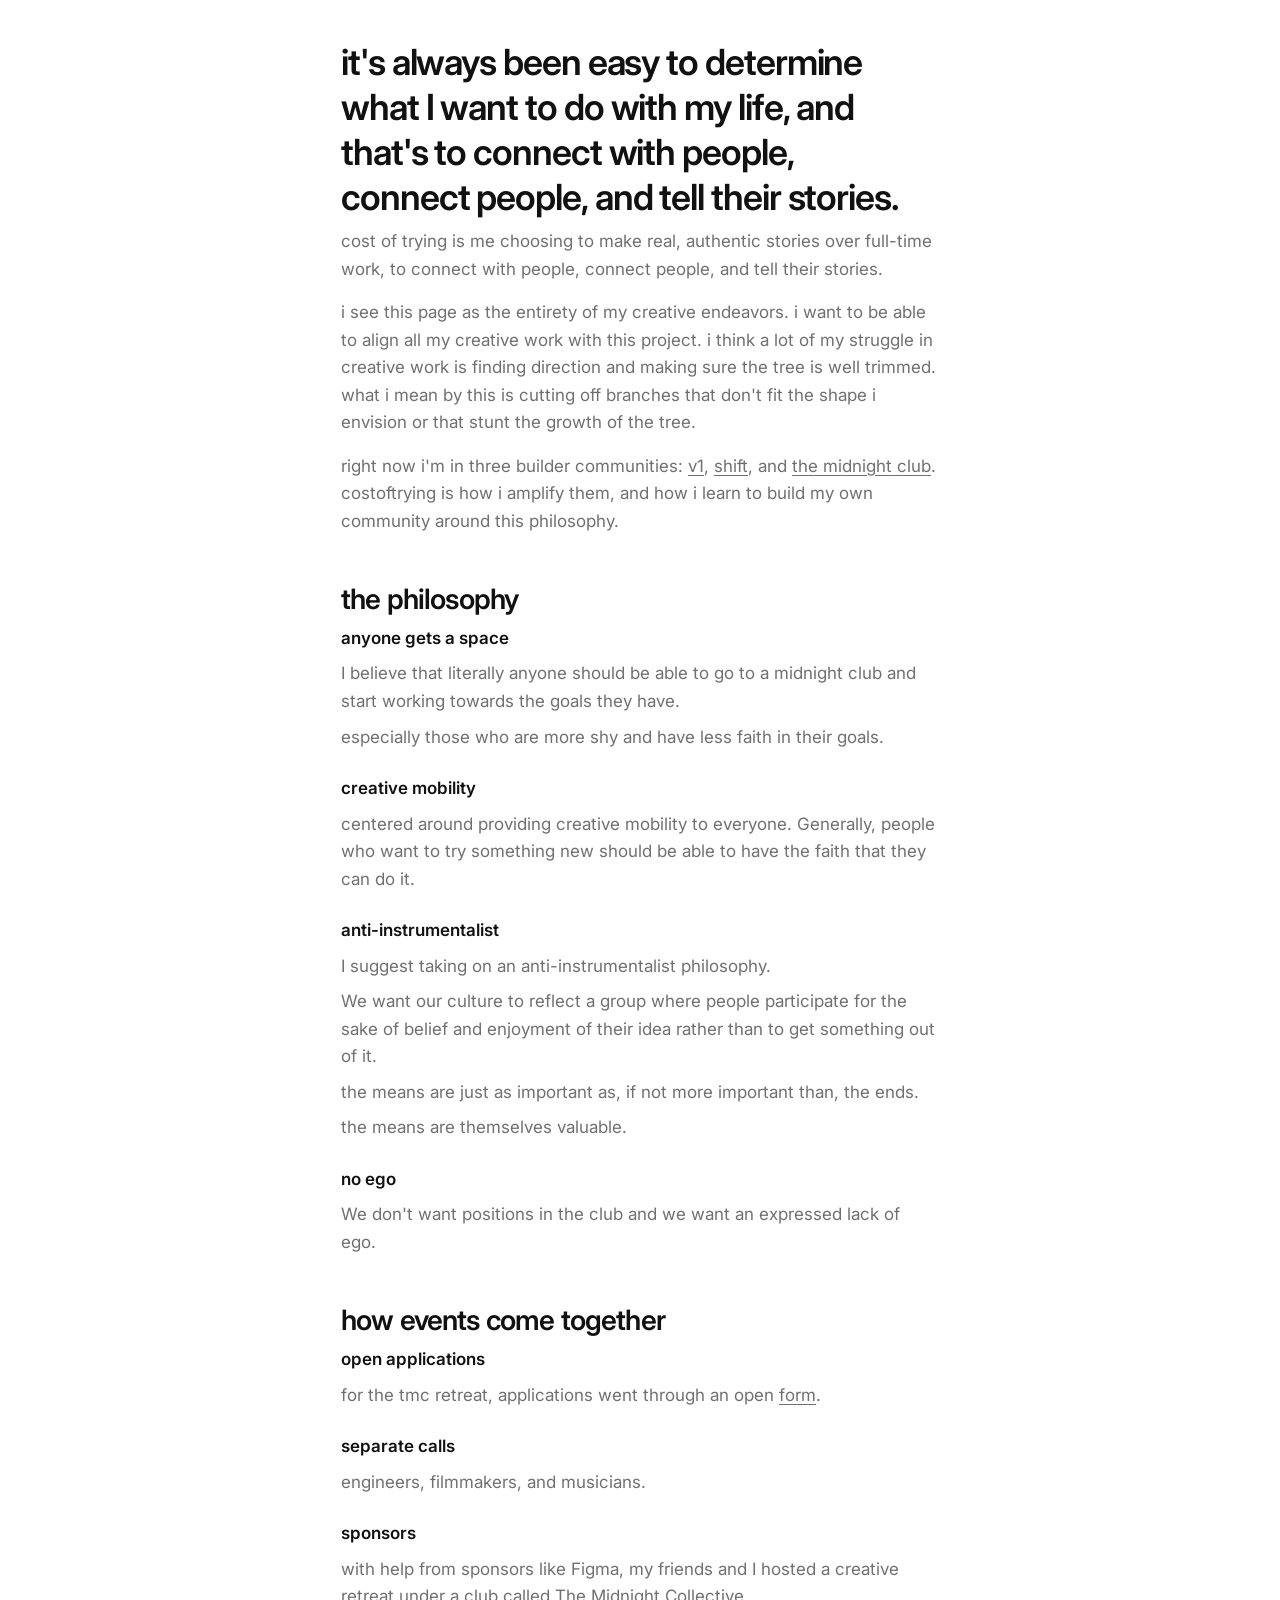
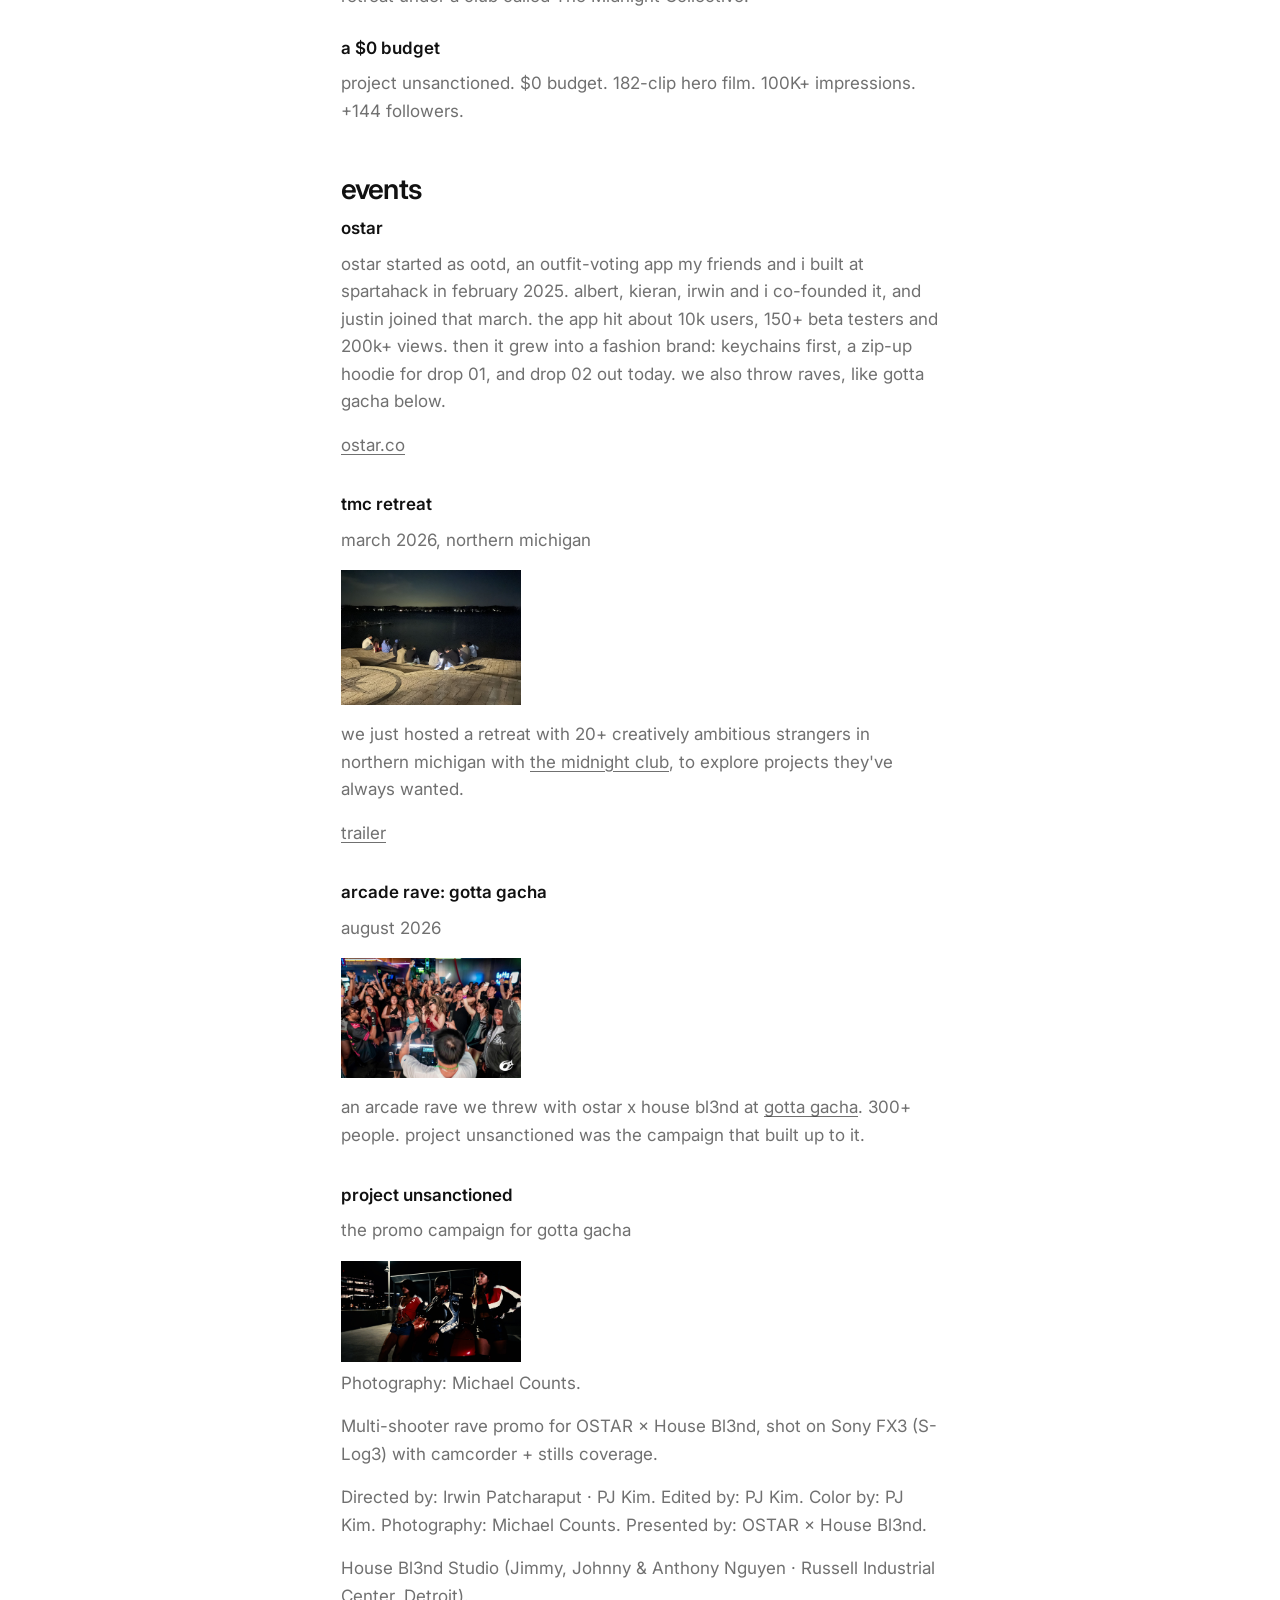
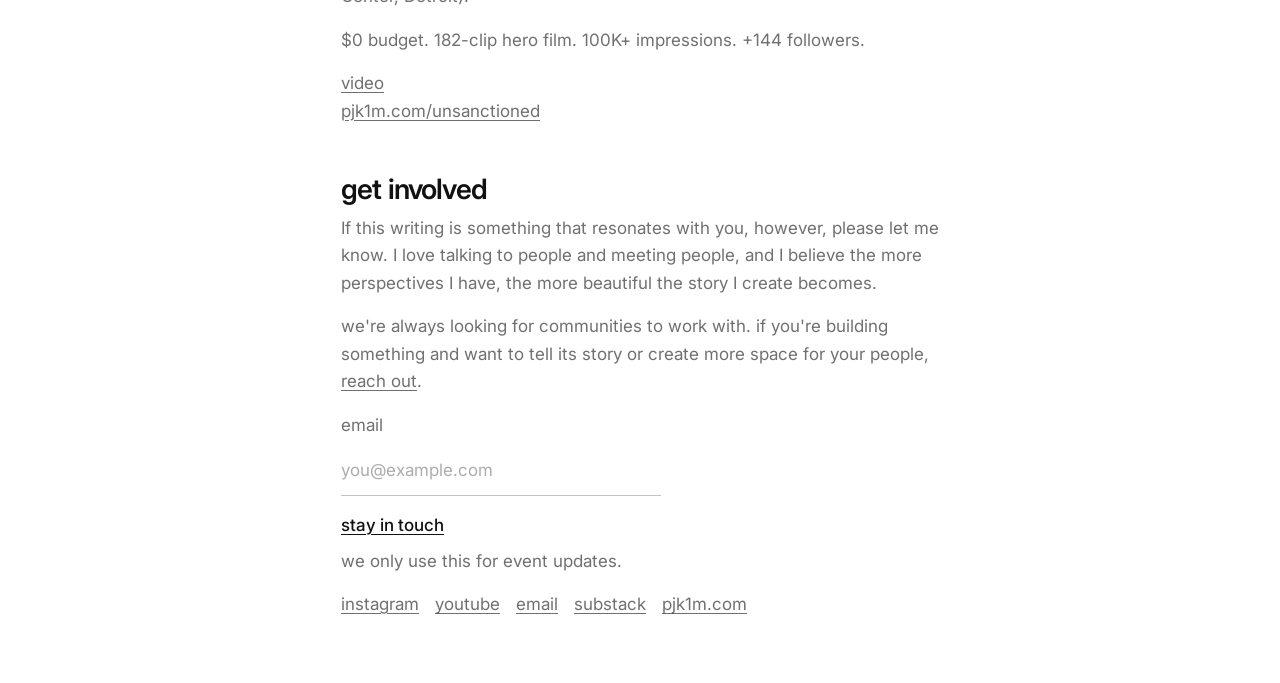
<file: index.html>
<!doctype html>
<html lang="en">
  <head>
    <meta charset="utf-8" />
    <meta name="viewport" content="width=device-width, initial-scale=1" />
    <title>costoftrying</title>
    <meta
      name="description"
      content="connect with people, connect people, and tell their stories."
    />
    <link rel="icon" type="image/svg+xml" href="images/logo/favicon.svg" />
    <link rel="preconnect" href="https://fonts.googleapis.com" />
    <link rel="preconnect" href="https://fonts.gstatic.com" crossorigin />
    <link
      href="https://fonts.googleapis.com/css2?family=Inter:wght@400;500;600&display=swap"
      rel="stylesheet"
    />
    <link rel="stylesheet" href="styles.css" />
    <script
      async
      src="https://www.googletagmanager.com/gtag/js?id=G-NFNSK0Q60Y"
    ></script>
    <script>
      window.dataLayer = window.dataLayer || [];
      function gtag() {
        dataLayer.push(arguments);
      }
      gtag("js", new Date());
      gtag("config", "G-NFNSK0Q60Y");
    </script>
  </head>
  <body>
    <a class="skip" href="#content">skip to the writing</a>

    <main id="content" class="page">
      <section class="hero" aria-labelledby="thesis">
        <h1 id="thesis">
          it's always been easy to determine what I want to do with my life,
          and that's to connect with people, connect people, and tell their
          stories.
        </h1>
        <p class="name-line">
          cost of trying is me choosing to make real, authentic stories over
          full-time work, to connect with people, connect people, and tell
          their stories.
        </p>
        <p>
          i see this page as the entirety of my creative endeavors. i want to
          be able to align all my creative work with this project. i think a
          lot of my struggle in creative work is finding direction and making
          sure the tree is well trimmed. what i mean by this is cutting off
          branches that don't fit the shape i envision or that stunt the growth
          of the tree.
        </p>
        <p>
          right now i'm in three builder communities:
          <a href="https://v1michigan.com/">v1</a>,
          <a href="https://shiftcreator.space/">shift</a>, and
          <a href="https://www.instagram.com/themidnight.collective/"
            >the midnight club</a
          >. costoftrying is how i amplify them, and how i learn to build my
          own community around this philosophy.
        </p>
      </section>

      <section class="block" id="philosophy" aria-labelledby="philosophy-title">
        <h2 id="philosophy-title">the philosophy</h2>

        <h3>anyone gets a space</h3>
        <blockquote>
          <p>
            I believe that literally anyone should be able to go to a midnight
            club and start working towards the goals they have.
          </p>
        </blockquote>
        <blockquote>
          <p>especially those who are more shy and have less faith in their goals.</p>
        </blockquote>

        <h3>creative mobility</h3>
        <blockquote>
          <p>
            centered around providing creative mobility to everyone. Generally,
            people who want to try something new should be able to have the
            faith that they can do it.
          </p>
        </blockquote>

        <h3>anti-instrumentalist</h3>
        <blockquote>
          <p>I suggest taking on an anti-instrumentalist philosophy.</p>
        </blockquote>
        <blockquote>
          <p>
            We want our culture to reflect a group where people participate for
            the sake of belief and enjoyment of their idea rather than to get
            something out of it.
          </p>
        </blockquote>
        <blockquote>
          <p>
            the means are just as important as, if not more important than, the
            ends.
          </p>
        </blockquote>
        <blockquote>
          <p>the means are themselves valuable.</p>
        </blockquote>

        <h3>no ego</h3>
        <blockquote>
          <p>
            We don't want positions in the club and we want an expressed lack of
            ego.
          </p>
        </blockquote>
      </section>

      <section class="block" id="process" aria-labelledby="process-title">
        <h2 id="process-title">how events come together</h2>

        <h3>open applications</h3>
        <p>
          for the tmc retreat, applications went through an open
          <a href="https://forms.gle/8XATZUz2pXuhP6XW7">form</a>.
        </p>

        <h3>separate calls</h3>
        <p>engineers, filmmakers, and musicians.</p>

        <h3>sponsors</h3>
        <blockquote>
          <p>
            with help from sponsors like Figma, my friends and I hosted a
            creative retreat under a club called The Midnight Collective.
          </p>
        </blockquote>

        <h3>a $0 budget</h3>
        <p>
          project unsanctioned. $0 budget. 182-clip hero film. 100K+
          impressions. +144 followers.
        </p>
      </section>

      <section class="block" id="events" aria-labelledby="events-title">
        <h2 id="events-title">events</h2>
        <!-- Other frames are in images/ and stay off the page: tmc-retreat-a, tmc-retreat-b, tmc-retreat-dscn2611, tmc-retreat-trailer-frame, unsanctioned-social-1, unsanctioned-social-3. One photo per event. No photographer is named for the tmc retreat. -->

        <article class="event" id="ostar">
          <h3>ostar</h3>
          <p>
            ostar started as ootd, an outfit-voting app my friends and i built
            at spartahack in february 2025. albert, kieran, irwin and i
            co-founded it, and justin joined that march. the app hit about 10k
            users, 150+ beta testers and 200k+ views. then it grew into a
            fashion brand: keychains first, a zip-up hoodie for drop 01, and
            drop 02 out today. we also throw raves, like gotta gacha below.
          </p>
          <p><a href="https://ostar.co">ostar.co</a></p>
        </article>

        <article class="event" id="tmc-retreat">
          <h3>tmc retreat</h3>
          <p class="meta">march 2026, northern michigan</p>
          <figure class="event-figure">
            <img
              src="images/tmc-retreat-lake.jpg"
              alt="The group sitting on stone steps at night, overlooking the lake."
              width="2000"
              height="1500"
              loading="lazy"
              decoding="async"
            />
          </figure>
          <p>
            we just hosted a retreat with 20+ creatively ambitious strangers in
            northern michigan with
            <a href="https://www.instagram.com/themidnight.collective/"
              >the midnight club</a
            >, to explore projects they've always wanted.
          </p>
          <p>
            <a href="https://www.youtube.com/watch?v=Eb6kjOybPdw">trailer</a>
          </p>
        </article>

        <article class="event" id="gotta-gacha">
          <h3>arcade rave: gotta gacha</h3>
          <p class="meta">august 2026</p>
          <figure class="event-figure">
            <img
              src="images/ostar-rave.jpg"
              alt="A crowd and a dj at the gotta gacha arcade rave."
              width="2000"
              height="1333"
              loading="lazy"
              decoding="async"
            />
          </figure>
          <p>
            an arcade rave we threw with ostar x house bl3nd at
            <a href="https://www.gottagacha.com/">gotta gacha</a>. 300+ people.
            project unsanctioned was the campaign that built up to it.
          </p>
        </article>

        <article class="event" id="unsanctioned">
          <h3>project unsanctioned</h3>
          <p class="meta">the promo campaign for gotta gacha</p>
          <figure class="event-figure">
            <img
              src="images/unsanctioned-still.jpg"
              alt="A crowded room during project unsanctioned."
              width="2000"
              height="1125"
              loading="lazy"
              decoding="async"
            />
            <figcaption>Photography: Michael Counts.</figcaption>
          </figure>
          <p>
            Multi-shooter rave promo for OSTAR × House Bl3nd, shot on Sony FX3
            (S-Log3) with camcorder + stills coverage.
          </p>
          <p>
            Directed by: Irwin Patcharaput · PJ Kim. Edited by: PJ Kim. Color
            by: PJ Kim. Photography: Michael Counts. Presented by: OSTAR × House
            Bl3nd.
          </p>
          <p>
            House Bl3nd Studio (Jimmy, Johnny &amp; Anthony Nguyen · Russell
            Industrial Center, Detroit).
          </p>
          <p>
            $0 budget. 182-clip hero film. 100K+ impressions. +144 followers.
          </p>
          <p>
            <a href="https://www.youtube.com/watch?v=FLqxwn8_9xI">video</a>
            <br />
            <a href="https://pjk1m.com/unsanctioned">pjk1m.com/unsanctioned</a>
          </p>
        </article>
      </section>

      <section class="block" id="involved" aria-labelledby="involved-title">
        <h2 id="involved-title">get involved</h2>
        <blockquote>
          <p>
            If this writing is something that resonates with you, however,
            please let me know. I love talking to people and meeting people,
            and I believe the more perspectives I have, the more beautiful the
            story I create becomes.
          </p>
        </blockquote>
        <p>
          we're always looking for communities to work with. if you're building
          something and want to tell its story or create more space for your
          people,
          <a href="mailto:costoftrying@gmail.com">reach out</a>.
        </p>

        <form
          class="signup"
          id="signup-form"
          action="https://formspree.io/f/xjgjzpbl"
          method="POST"
        >
          <label class="signup-label" for="signup-email">email</label>
          <input
            type="email"
            id="signup-email"
            name="email"
            class="signup-input"
            autocomplete="email"
            inputmode="email"
            placeholder="you@example.com"
            required
          />
          <input
            type="text"
            name="_gotcha"
            class="signup-hp"
            tabindex="-1"
            autocomplete="off"
            aria-hidden="true"
          />
          <input type="hidden" name="_subject" value="costoftrying: updates" />
          <p class="signup-error" id="signup-error" role="alert" hidden></p>
          <button type="submit" class="signup-submit">stay in touch</button>
          <p class="signup-note">we only use this for event updates.</p>
        </form>
        <p class="signup-success" id="signup-success" hidden>you're on the list.</p>

        <ul class="links">
          <li><a href="https://www.instagram.com/costoftrying/">instagram</a></li>
          <li><a href="https://www.youtube.com/watch?v=FLqxwn8_9xI">youtube</a></li>
          <li><a href="mailto:costoftrying@gmail.com">email</a></li>
          <li><a href="https://substack.com/@pjk1m">substack</a></li>
          <li><a href="https://pjk1m.com">pjk1m.com</a></li>
        </ul>
      </section>
    </main>

    <script>
      (function () {
        var form = document.getElementById("signup-form");
        var err = document.getElementById("signup-error");
        var ok = document.getElementById("signup-success");
        if (!form || !err || !ok) return;
        form.addEventListener("submit", function (e) {
          e.preventDefault();
          err.hidden = true;
          err.textContent = "";
          var action = form.getAttribute("action") || "";
          var button = form.querySelector(".signup-submit");
          if (button) {
            if (!button.dataset.labelDefault) {
              button.dataset.labelDefault = button.textContent || "stay in touch";
            }
            button.disabled = true;
            button.setAttribute("aria-busy", "true");
            button.textContent = "sending...";
          }
          fetch(action, {
            method: "POST",
            body: new FormData(form),
            headers: { Accept: "application/json" },
          })
            .then(function (res) {
              if (res.ok) {
                form.hidden = true;
                ok.hidden = false;
                if (button) button.removeAttribute("aria-busy");
                return;
              }
              return res
                .json()
                .then(function (data) {
                  var msg =
                    (data && data.error) ||
                    (data.errors && data.errors[0] && data.errors[0].message) ||
                    "something went wrong. try again in a moment.";
                  err.textContent = msg;
                  err.hidden = false;
                })
                .catch(function () {
                  err.textContent = "something went wrong. try again in a moment.";
                  err.hidden = false;
                });
            })
            .catch(function () {
              err.textContent = "couldn't reach the form. check your connection.";
              err.hidden = false;
            })
            .finally(function () {
              if (button && !form.hidden) {
                button.disabled = false;
                button.removeAttribute("aria-busy");
                button.textContent = button.dataset.labelDefault || "stay in touch";
              }
            });
        });
      })();
    </script>
  </body>
</html>
</file>
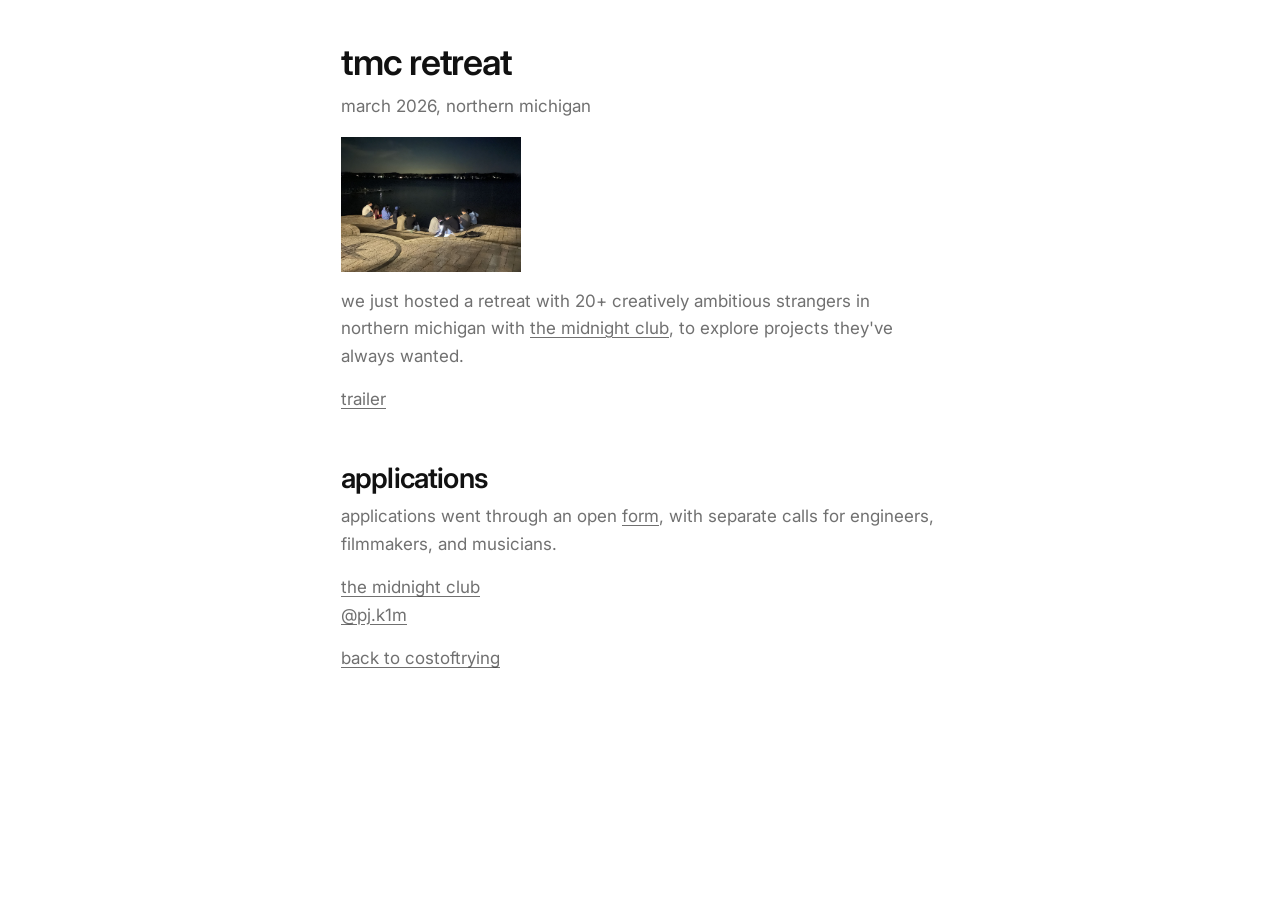
<file: retreat.html>
<!doctype html>
<html lang="en">
  <head>
    <meta charset="utf-8" />
    <meta name="viewport" content="width=device-width, initial-scale=1" />
    <title>tmc retreat · costoftrying</title>
    <meta
      name="description"
      content="the tmc retreat, march 2026, northern michigan."
    />
    <link rel="icon" type="image/svg+xml" href="images/logo/favicon.svg" />
    <link rel="preconnect" href="https://fonts.googleapis.com" />
    <link rel="preconnect" href="https://fonts.gstatic.com" crossorigin />
    <link
      href="https://fonts.googleapis.com/css2?family=Inter:wght@400;500;600&display=swap"
      rel="stylesheet"
    />
    <link rel="stylesheet" href="styles.css" />
    <script
      async
      src="https://www.googletagmanager.com/gtag/js?id=G-NFNSK0Q60Y"
    ></script>
    <script>
      window.dataLayer = window.dataLayer || [];
      function gtag() {
        dataLayer.push(arguments);
      }
      gtag("js", new Date());
      gtag("config", "G-NFNSK0Q60Y");
    </script>
  </head>
  <body>
    <a class="skip" href="#content">skip to the writing</a>

    <main id="content" class="page">
      <section class="hero" aria-labelledby="retreat-title">
        <h1 id="retreat-title">tmc retreat</h1>
        <p class="meta">march 2026, northern michigan</p>
        <figure class="event-figure">
          <img
            src="images/tmc-retreat-lake.jpg"
            alt="The group sitting on stone steps at night, overlooking the lake."
            width="2000"
            height="1500"
            decoding="async"
          />
        </figure>
        <p>
          we just hosted a retreat with 20+ creatively ambitious strangers in
          northern michigan with
          <a href="https://www.instagram.com/themidnight.collective/"
            >the midnight club</a
          >, to explore projects they've always wanted.
        </p>
        <p>
          <a href="https://www.youtube.com/watch?v=Eb6kjOybPdw">trailer</a>
        </p>
      </section>

      <section class="block" aria-labelledby="applications-title">
        <h2 id="applications-title">applications</h2>
        <p>
          applications went through an open
          <a href="https://forms.gle/8XATZUz2pXuhP6XW7">form</a>, with separate
          calls for engineers, filmmakers, and musicians.
        </p>
        <p>
          <a href="https://www.instagram.com/themidnight.collective/"
            >the midnight club</a
          >
          <br />
          <a href="https://www.instagram.com/pj.k1m/">@pj.k1m</a>
        </p>
        <p><a href="index.html">back to costoftrying</a></p>
      </section>
    </main>
  </body>
</html>
</file>
<file: styles.css>
:root {
  --ink: #111111;
  --body: rgba(17, 17, 17, 0.6);
  --paper: #ffffff;
  --measure: 38em;
  --s: 8px;
}

* {
  box-sizing: border-box;
}

html {
  scroll-behavior: smooth;
}

body {
  margin: 0;
  background: var(--paper);
  color: var(--ink);
  font-family: "Inter", "Helvetica Neue", Arial, sans-serif;
  font-size: 17px;
  font-weight: 400;
  line-height: 1.62;
  letter-spacing: 0;
}

img {
  max-width: 100%;
  height: auto;
}

a {
  color: inherit;
  text-underline-offset: 3px;
}

a:hover,
a:focus-visible {
  color: var(--ink);
}

:focus {
  outline: none;
}

:focus-visible {
  outline: 2px solid var(--ink);
  outline-offset: 3px;
}

.skip {
  position: absolute;
  left: 16px;
  top: 0;
  transform: translateY(-120%);
  background: var(--ink);
  color: #fff;
  padding: 8px 12px;
  z-index: 2;
}

.skip:focus {
  transform: none;
}

.page {
  max-width: var(--measure);
  margin: 0 auto;
  padding: calc(var(--s) * 5) 24px calc(var(--s) * 8);
}

.hero,
.block,
.event {
  display: flex;
  flex-direction: column;
  gap: calc(var(--s) * 2);
}

.block {
  margin-top: calc(var(--s) * 6);
}

.hero > h1 + *,
.block > h2 + *,
.event > h3 + * {
  margin-top: calc(var(--s) * -1);
}

.block > h3 {
  margin-top: var(--s);
}

.block > h2 + h3 {
  margin-top: calc(var(--s) * -1);
}

.block > h3 + * {
  margin-top: calc(var(--s) * -1);
}

blockquote + blockquote {
  margin-top: calc(var(--s) * -1);
}

#events {
  gap: calc(var(--s) * 4);
}

#events > h2 + * {
  margin-top: calc(var(--s) * -3);
}

h1,
h2,
h3,
p,
blockquote {
  margin: 0;
}

h1 {
  max-width: 16em;
  font-size: clamp(28px, 4vw, 36px);
  font-weight: 600;
  line-height: 1.25;
  letter-spacing: -0.03em;
  color: var(--ink);
}

h2 {
  font-size: clamp(22px, 3vw, 28px);
  font-weight: 600;
  line-height: 1.2;
  letter-spacing: -0.03em;
  color: var(--ink);
}

h3 {
  margin-top: 0;
  font-size: 17px;
  font-weight: 600;
  line-height: 1.62;
  letter-spacing: 0;
  color: var(--ink);
}

.hero p,
.block p,
.event p,
blockquote p,
.meta,
figcaption,
.signup-note,
.links a {
  font-size: 17px;
  font-weight: 400;
  line-height: 1.62;
  letter-spacing: 0;
  color: var(--body);
}

.meta {
  margin-top: 0;
}

blockquote {
  margin: 0;
  padding: 0;
  border: 0;
}

.cta {
  color: var(--ink);
  font-weight: 500;
}

.event-figure {
  margin: 0;
  display: grid;
  gap: var(--s);
  justify-items: start;
}

.event-figure img {
  width: 180px;
  height: auto;
  display: block;
}

figcaption {
  max-width: 22em;
}

.signup {
  display: grid;
  gap: var(--s);
  max-width: 320px;
}

.signup-label {
  font-size: 17px;
  font-weight: 400;
  line-height: 1.62;
  color: var(--body);
}

.signup-input {
  width: 100%;
  margin: 0;
  padding: 10px 0;
  border: 0;
  border-bottom: 1px solid rgba(17, 17, 17, 0.25);
  border-radius: 0;
  background: transparent;
  color: var(--ink);
  font: inherit;
  font-size: 17px;
}

.signup-input::placeholder {
  color: rgba(17, 17, 17, 0.35);
}

.signup-input:focus {
  outline: none;
  border-bottom-color: var(--ink);
}

.signup-hp {
  position: absolute;
  left: -9999px;
  width: 1px;
  height: 1px;
  overflow: hidden;
  opacity: 0;
  pointer-events: none;
}

.signup-error {
  margin: 0;
  font-size: 17px;
  line-height: 1.62;
  color: #8a2a2a;
}

.signup-submit {
  justify-self: start;
  margin: var(--s) 0 0;
  padding: 0;
  border: 0;
  background: none;
  color: var(--ink);
  font: inherit;
  font-weight: 500;
  text-decoration: underline;
  text-underline-offset: 3px;
  cursor: pointer;
}

.signup-submit:disabled {
  opacity: 0.5;
  cursor: progress;
}

.signup-success {
  font-size: 17px;
  line-height: 1.62;
  color: var(--ink);
}

.links {
  list-style: none;
  margin: 0;
  padding: 0;
  display: flex;
  flex-wrap: wrap;
  gap: var(--s) calc(var(--s) * 2);
}

@media (max-width: 640px) {
  .page {
    padding: calc(var(--s) * 4) 20px calc(var(--s) * 6);
  }

  .block {
    margin-top: calc(var(--s) * 5);
  }

  #events {
    gap: calc(var(--s) * 3);
  }

  #events > h2 + * {
    margin-top: calc(var(--s) * -2);
  }

  h1 {
    font-size: 28px;
  }
}

@media (prefers-reduced-motion: reduce) {
  html {
    scroll-behavior: auto;
  }
}
</file>
